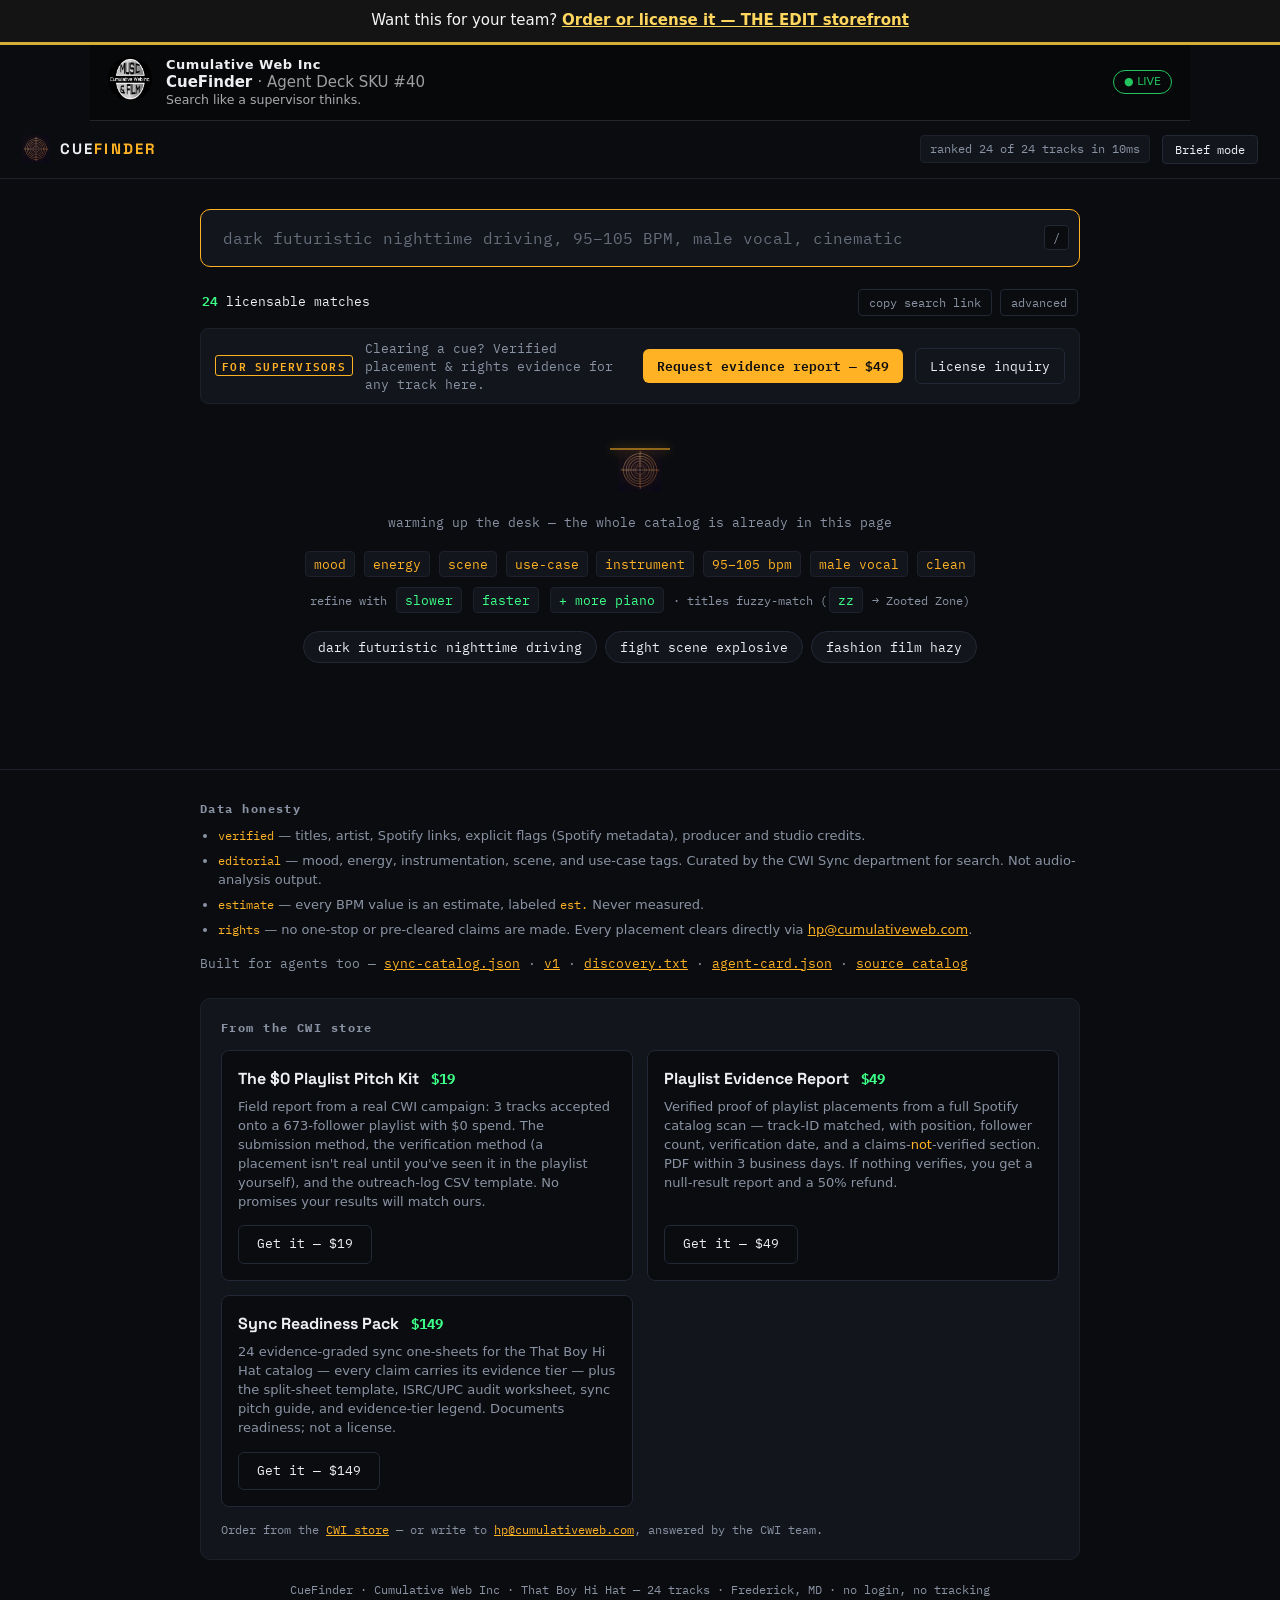
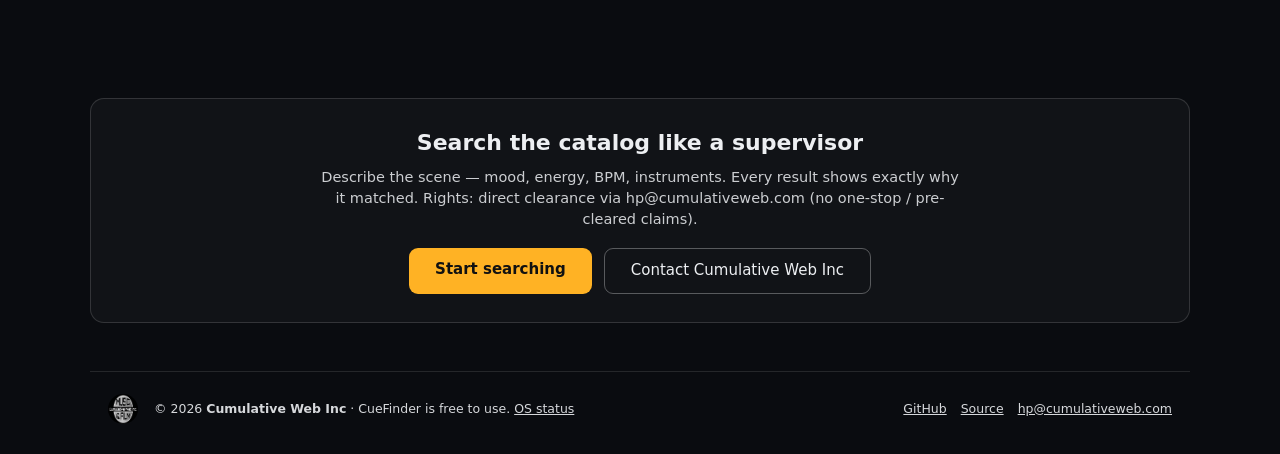
<file: index.html>
<!DOCTYPE html>
<html lang="en">
<head>
<meta charset="UTF-8">
<meta name="viewport" content="width=device-width, initial-scale=1.0">
<title>CueFinder — Search like a supervisor thinks</title>
<meta name="description" content="CueFinder: natural-language sync discovery over the That Boy Hi Hat catalog — 23 tracks. Mood, energy, BPM, scene. No login. Every result licensable via direct clearance.">
<link rel="canonical" href="https://cumulativewebinc.github.io/cwi-cuefinder/">
<meta property="og:type" content="website">
<meta property="og:site_name" content="CueFinder">
<meta property="og:title" content="CueFinder — Search like a supervisor thinks">
<meta property="og:description" content="Natural-language sync discovery over the That Boy Hi Hat catalog. 24 tracks, no login, every result licensable.">
<meta property="og:url" content="https://cumulativewebinc.github.io/cwi-cuefinder/">
<meta property="og:image" content="https://cumulativewebinc.github.io/cwi-cuefinder/brand/og.png">
<meta name="twitter:card" content="summary_large_image">
<meta name="twitter:title" content="CueFinder — Search like a supervisor thinks">
<meta name="twitter:description" content="Natural-language sync discovery over the That Boy Hi Hat catalog. 24 tracks, no login, every result licensable.">
<meta name="twitter:image" content="https://cumulativewebinc.github.io/cwi-cuefinder/brand/og.png">
<link rel="icon" type="image/png" href="brand/favicon.png">
<link rel="preconnect" href="https://fonts.googleapis.com">
<link rel="preconnect" href="https://fonts.gstatic.com" crossorigin>
<link href="https://fonts.googleapis.com/css2?family=Space+Grotesk:wght@500;700&family=IBM+Plex+Mono:wght@400;500;600&display=swap" rel="stylesheet">
<link rel="stylesheet" href="brand/tokens.css">
<link rel="stylesheet" href="styles.css">
<!-- CWI-OS:head -->
<meta name="description" content="Search like a supervisor thinks.. Natural-language sync search over the 24-track That Boy Hi Hat catalog: moods, BPM, instrumentation, scenes, use cases — with transparent match explanations and">
<link rel="canonical" href="https://cumulativewebinc.github.io/cwi-cuefinder/">
<link rel="icon" href="brand/cwi-logo.jpg">
<meta name="theme-color" content="#0b0b0e">
<meta property="og:type" content="website">
<meta property="og:site_name" content="Cumulative Web Inc">
<meta property="og:title" content="CueFinder — Search like a supervisor thinks.">
<meta property="og:description" content="Natural-language sync search over the 24-track That Boy Hi Hat catalog: moods, BPM, instrumentation, scenes, use cases — with transparent match explanations and a DIRECT CLEARANCE badge on every resul">
<meta property="og:url" content="https://cumulativewebinc.github.io/cwi-cuefinder/">
<meta property="og:image" content="https://cumulativewebinc.github.io/cwi-cuefinder/brand/cwi-logo.jpg">
<meta name="twitter:card" content="summary_large_image">
<meta name="twitter:title" content="CueFinder — Search like a supervisor thinks.">
<meta name="twitter:description" content="Natural-language sync search over the 24-track That Boy Hi Hat catalog: moods, BPM, instrumentation, scenes, use cases — with transparent match explanations and a DIRECT CLEARANCE badge on every resul">
<meta name="twitter:image" content="https://cumulativewebinc.github.io/cwi-cuefinder/brand/cwi-logo.jpg">
<script type="application/ld+json">
{
  "@context": "https://schema.org",
  "@type": "SoftwareApplication",
  "name": "CueFinder (#40)",
  "url": "https://cumulativewebinc.github.io/cwi-cuefinder/",
  "applicationCategory": "MultimediaApplication",
  "operatingSystem": "Web",
  "author": {
    "@type": "Organization",
    "name": "Cumulative Web Inc",
    "url": "https://cumulativeweb.com/"
  },
  "description": "Command-palette natural-language sync search over 24 tracks with timing readouts and clearance badges.",
  "schema_version": "1.0.0"
}
</script>
</head>
<body>
<!-- CWI-STORE-CTA -->
<div style="background:#141414;color:#f5f5f5;text-align:center;padding:10px 16px;font-family:system-ui,-apple-system,'Segoe UI',sans-serif;font-size:15px;line-height:1.45;border-bottom:3px solid #d4af37">Want this for your team? <a href="https://cumulativewebinc.github.io/cwi-edit/" style="color:#ffd75e;font-weight:700;text-decoration:underline">Order or license it — THE EDIT storefront</a></div>
<!-- CWI-OS:brand-header -->
<div class="cwi-os-header" style="display:flex;align-items:center;gap:14px;padding:12px 18px;border-bottom:1px solid rgba(255,255,255,.12);background:rgba(0,0,0,.35);max-width:1100px;margin:0 auto;">
<a href="https://cumulativewebinc.github.io/cwi-cuefinder/" aria-label="Cumulative Web Inc — CueFinder home"><img src="brand/cwi-logo.jpg" alt="Cumulative Web Inc logo" style="width:44px;height:44px;border-radius:50%;object-fit:cover;flex:none;"></a>
<div style="line-height:1.25;"><div style="font-weight:700;letter-spacing:.04em;font-size:13px;">Cumulative Web Inc</div>
<div style="font-size:15px;font-weight:600;">CueFinder <span style="opacity:.65;font-weight:400;">· Agent Deck SKU #40</span></div>
<div style="font-size:12.5px;opacity:.7;">Search like a supervisor thinks.</div></div>
<span style="margin-left:auto;font-size:11px;padding:3px 10px;border:1px solid #22c55e;border-radius:999px;color:#22c55e;">● LIVE</span>
</div>
<a class="skip" href="#q">Skip to search</a>

<header class="top">
  <div class="brandline">
    <img src="brand/cuefinder-mark.png" alt="CueFinder groove-crosshair mark" width="28" height="28">
    <span class="wordmark">CUE<em>FINDER</em></span>
  </div>
  <div class="top-right">
    <span class="timing" id="timing" aria-live="off" title="Local ranking time, measured on this device">ranked 24 tracks in —</span>
    <button class="tbtn" id="briefbtn" aria-haspopup="dialog">Brief mode</button>
  </div>
</header>

<main class="deck">
  <section class="palette" aria-label="Sync search">
    <div class="bar" id="bar">
      <div class="fchips" id="fchips" aria-label="Active search facets"></div>
      <input id="q" type="text" autocomplete="off" spellcheck="false"
        role="combobox" aria-expanded="true" aria-controls="rows" aria-activedescendant=""
        aria-label="Search the catalog in natural language"
        placeholder="dark futuristic nighttime driving, 95–105 BPM, male vocal, cinematic">
      <kbd class="hint" title="Press / or Cmd+K to focus">/</kbd>
    </div>

    <div class="refine" id="refine" hidden aria-label="Query refinements"></div>

    <div class="status">
      <span id="count" aria-live="polite">24 licensable matches</span>
      <span class="status-right">
        <button class="linkbtn" id="copylink">copy search link</button>
        <button class="linkbtn" id="advtoggle" aria-expanded="false">advanced</button>
      </span>
    </div>

    <aside class="sup-strip" aria-label="For music supervisors">
      <span class="sup-k">FOR SUPERVISORS</span>
      <span class="sup-t">Clearing a cue? Verified placement &amp; rights evidence for any track here.</span>
      <a class="sup-cta" href="mailto:hp@cumulativeweb.com?subject=CueFinder%20%E2%80%94%20evidence%20report%20request%20(%2449)&amp;body=Track%3A%20%5Btitle%5D%0AArtist%3A%20That%20Boy%20Hi%20Hat%0A%0APlease%20send%20the%20verified%20placement%20%26%20rights%20evidence%20report%20for%20this%20track.%0A%0AName%20%2F%20production%3A%0AUse%20case%3A">Request evidence report — $49</a>
      <a class="sup-cta ghost" href="mailto:hp@cumulativeweb.com?subject=CueFinder%20%E2%80%94%20sync%20license%20inquiry&amp;body=Track(s)%20of%20interest%3A%0AUse%20case%20(film%2C%20TV%2C%20ad%2C%20game)%3A%0ATimeline%3A%0A%0AName%20%2F%20production%3A">License inquiry</a>
    </aside>

    <div class="empty" id="empty">
      <div class="warm" aria-hidden="true">
        <img src="brand/cuefinder-mark.png" alt="" width="44" height="44">
        <span class="scanline"></span>
      </div>
      <p class="warm-label">warming up the desk — the whole catalog is already in this page</p>
      <div class="grammar" aria-label="Search grammar">
        <p><code>mood</code> <code>energy</code> <code>scene</code> <code>use-case</code> <code>instrument</code> <code>95–105 bpm</code> <code>male vocal</code> <code>clean</code></p>
        <p class="g-sub">refine with <code>slower</code> <code>faster</code> <code>+ more piano</code> · titles fuzzy-match (<code>zz</code> → Zooted Zone)</p>
      </div>
      <div class="examples" id="examples" aria-label="Example searches"></div>
      <div class="recents" id="recents" hidden aria-label="Recent searches"></div>
    </div>

    <ul class="rows" id="rows" role="listbox" aria-label="Search results" hidden></ul>

    <div class="adv" id="adv" hidden>
      <div class="agroup">
        <label>Moods <span class="tag">editorial</span></label>
        <div class="moodchips" id="moodchips"></div>
      </div>
      <div class="agroup">
        <label>Scene presets</label>
        <div class="scenebtns" id="scenebtns"></div>
      </div>
      <div class="agroup">
        <label>BPM range <span class="tag">est.</span></label>
        <div class="bpmrow">
          <input type="range" id="bpmMin" min="60" max="160" value="60" aria-label="Minimum BPM">
          <input type="range" id="bpmMax" min="60" max="160" value="160" aria-label="Maximum BPM">
        </div>
        <div class="bpmval"><span id="bpmMinVal">60</span> – <span id="bpmMaxVal">160</span> BPM</div>
      </div>
    </div>
  </section>
</main>

<div class="sheet" id="sheet" hidden role="dialog" aria-modal="true" aria-labelledby="sheet-title">
  <div class="sheet-card">
    <button class="sheet-close" id="sheet-close" aria-label="Close one-sheet">✕</button>
    <div id="sheet-body"></div>
  </div>
</div>

<div class="sheet" id="brief" hidden role="dialog" aria-modal="true" aria-labelledby="brief-title">
  <div class="sheet-card">
    <button class="sheet-close" id="brief-close" aria-label="Close brief mode">✕</button>
    <h2 id="brief-title">Brief mode</h2>
    <p class="brief-sub">Paste supervisor copy. CueFinder extracts descriptors and runs them as a query.</p>
    <textarea id="brief-text" rows="6" aria-label="Paste supervisor brief copy"
      placeholder="Need something dark and futuristic for a nighttime driving scene, around 100 BPM, male vocal, radio-safe…"></textarea>
    <div class="brief-out" id="brief-out" hidden></div>
    <div class="brief-actions">
      <button class="gobtn" id="brief-run">Extract &amp; search</button>
    </div>
  </div>
</div>

<footer>
  <div class="honesty">
    <h2>Data honesty</h2>
    <ul>
      <li><code>verified</code> — titles, artist, Spotify links, explicit flags (Spotify metadata), producer and studio credits.</li>
      <li><code>editorial</code> — mood, energy, instrumentation, scene, and use-case tags. Curated by the CWI Sync department for search. Not audio-analysis output.</li>
      <li><code>estimate</code> — every BPM value is an estimate, labeled <code>est.</code> Never measured.</li>
      <li><code>rights</code> — no one-stop or pre-cleared claims are made. Every placement clears directly via <a href="mailto:hp@cumulativeweb.com">hp@cumulativeweb.com</a>.</li>
    </ul>
    <p class="machine">Built for agents too —
      <a href="sync-catalog.json">sync-catalog.json</a> ·
      <a href="v1/sync-catalog.json">v1</a> ·
      <a href="discovery.txt">discovery.txt</a> ·
      <a href=".well-known/agent-card.json">agent-card.json</a> ·
      <a href="https://cumulativewebinc.github.io/cwi-learn/catalog.json">source catalog</a></p>
  </div>
  <div class="store-card" aria-label="CWI products">
    <h2>From the CWI store</h2>
    <div class="store-grid">
      <article class="store-item">
        <h3>The $0 Playlist Pitch Kit <span class="price">$19</span></h3>
        <p>Field report from a real CWI campaign: 3 tracks accepted onto a 673-follower playlist with $0 spend. The submission method, the verification method (a placement isn't real until you've seen it in the playlist yourself), and the outreach-log CSV template. No promises your results will match ours.</p>
        <a class="ghostbtn" href="https://cumulativewebinc.github.io/cwi-store/#pitch-kit">Get it — $19</a>
      </article>
      <article class="store-item">
        <h3>Playlist Evidence Report <span class="price">$49</span></h3>
        <p>Verified proof of playlist placements from a full Spotify catalog scan — track-ID matched, with position, follower count, verification date, and a claims-<em>not</em>-verified section. PDF within 3 business days. If nothing verifies, you get a null-result report and a 50% refund.</p>
        <a class="ghostbtn" href="https://cumulativewebinc.github.io/cwi-store/#evidence-report">Get it — $49</a>
      </article>
      <article class="store-item">
        <h3>Sync Readiness Pack <span class="price">$149</span></h3>
        <p>24 evidence-graded sync one-sheets for the That Boy Hi Hat catalog — every claim carries its evidence tier — plus the split-sheet template, ISRC/UPC audit worksheet, sync pitch guide, and evidence-tier legend. Documents readiness; not a license.</p>
        <a class="ghostbtn" href="https://cumulativewebinc.github.io/cwi-store/#sync-pack">Get it — $149</a>
      </article>
    </div>
    <p class="store-note">Order from the <a href="https://cumulativewebinc.github.io/cwi-store/">CWI store</a> — or write to <a href="mailto:hp@cumulativeweb.com">hp@cumulativeweb.com</a>, answered by the CWI team.</p>
  </div>
  <p class="fine">CueFinder · Cumulative Web Inc · That Boy Hi Hat — 24 tracks · Frederick, MD · no login, no tracking</p>
</footer>

<script src="catalog.js"></script>
<script src="engine.js"></script>
<script src="app.js"></script>

<!-- CWI-OS:cta -->
<section class="cwi-os-cta" style="max-width:1100px;margin:48px auto;padding:28px 22px;border:1px solid rgba(255,255,255,.14);border-radius:14px;text-align:center;background:rgba(255,255,255,.03);">
<h2 style="margin:0 0 8px;font-size:22px;">Search the catalog like a supervisor</h2>
<p style="margin:0 auto 18px;max-width:640px;opacity:.85;font-size:14.5px;">Describe the scene — mood, energy, BPM, instruments. Every result shows exactly why it matched. Rights: direct clearance via hp@cumulativeweb.com (no one-stop / pre-cleared claims).</p>
<div style="display:flex;gap:12px;justify-content:center;flex-wrap:wrap;">
<a href="https://cumulativewebinc.github.io/cwi-cuefinder/" style="padding:11px 26px;border-radius:9px;background:#FFB224;color:#111;font-weight:700;text-decoration:none;">Start searching</a>
<a href="mailto:hp@cumulativeweb.com" style="padding:11px 26px;border-radius:9px;border:1px solid rgba(255,255,255,.3);color:inherit;text-decoration:none;">Contact Cumulative Web Inc</a>
</div></section>
<!-- CWI-OS:brand-footer -->
<footer class="cwi-os-footer" style="max-width:1100px;margin:40px auto 0;padding:22px 18px 30px;border-top:1px solid rgba(255,255,255,.12);display:flex;gap:16px;align-items:center;flex-wrap:wrap;font-size:12.5px;opacity:.9;">
<img src="brand/cwi-logo.jpg" alt="Cumulative Web Inc logo" style="width:30px;height:30px;border-radius:50%;object-fit:cover;">
<div>© 2026 <strong>Cumulative Web Inc</strong> · CueFinder is free to use. <a href="https://cumulativewebinc.github.io/cwi-cuefinder/os-fit/completion-verdict.json" style="color:inherit;">OS status</a></div>
<div style="margin-left:auto;display:flex;gap:14px;">
<a href="https://github.com/CumulativeWebInc" target="_blank" rel="noopener" style="color:inherit;">GitHub</a>
<a href="https://github.com/CumulativeWebInc/cwi-cuefinder" target="_blank" rel="noopener" style="color:inherit;">Source</a>
<a href="mailto:hp@cumulativeweb.com" style="color:inherit;">hp@cumulativeweb.com</a></div>
</footer>
</body>
</html>
</file>
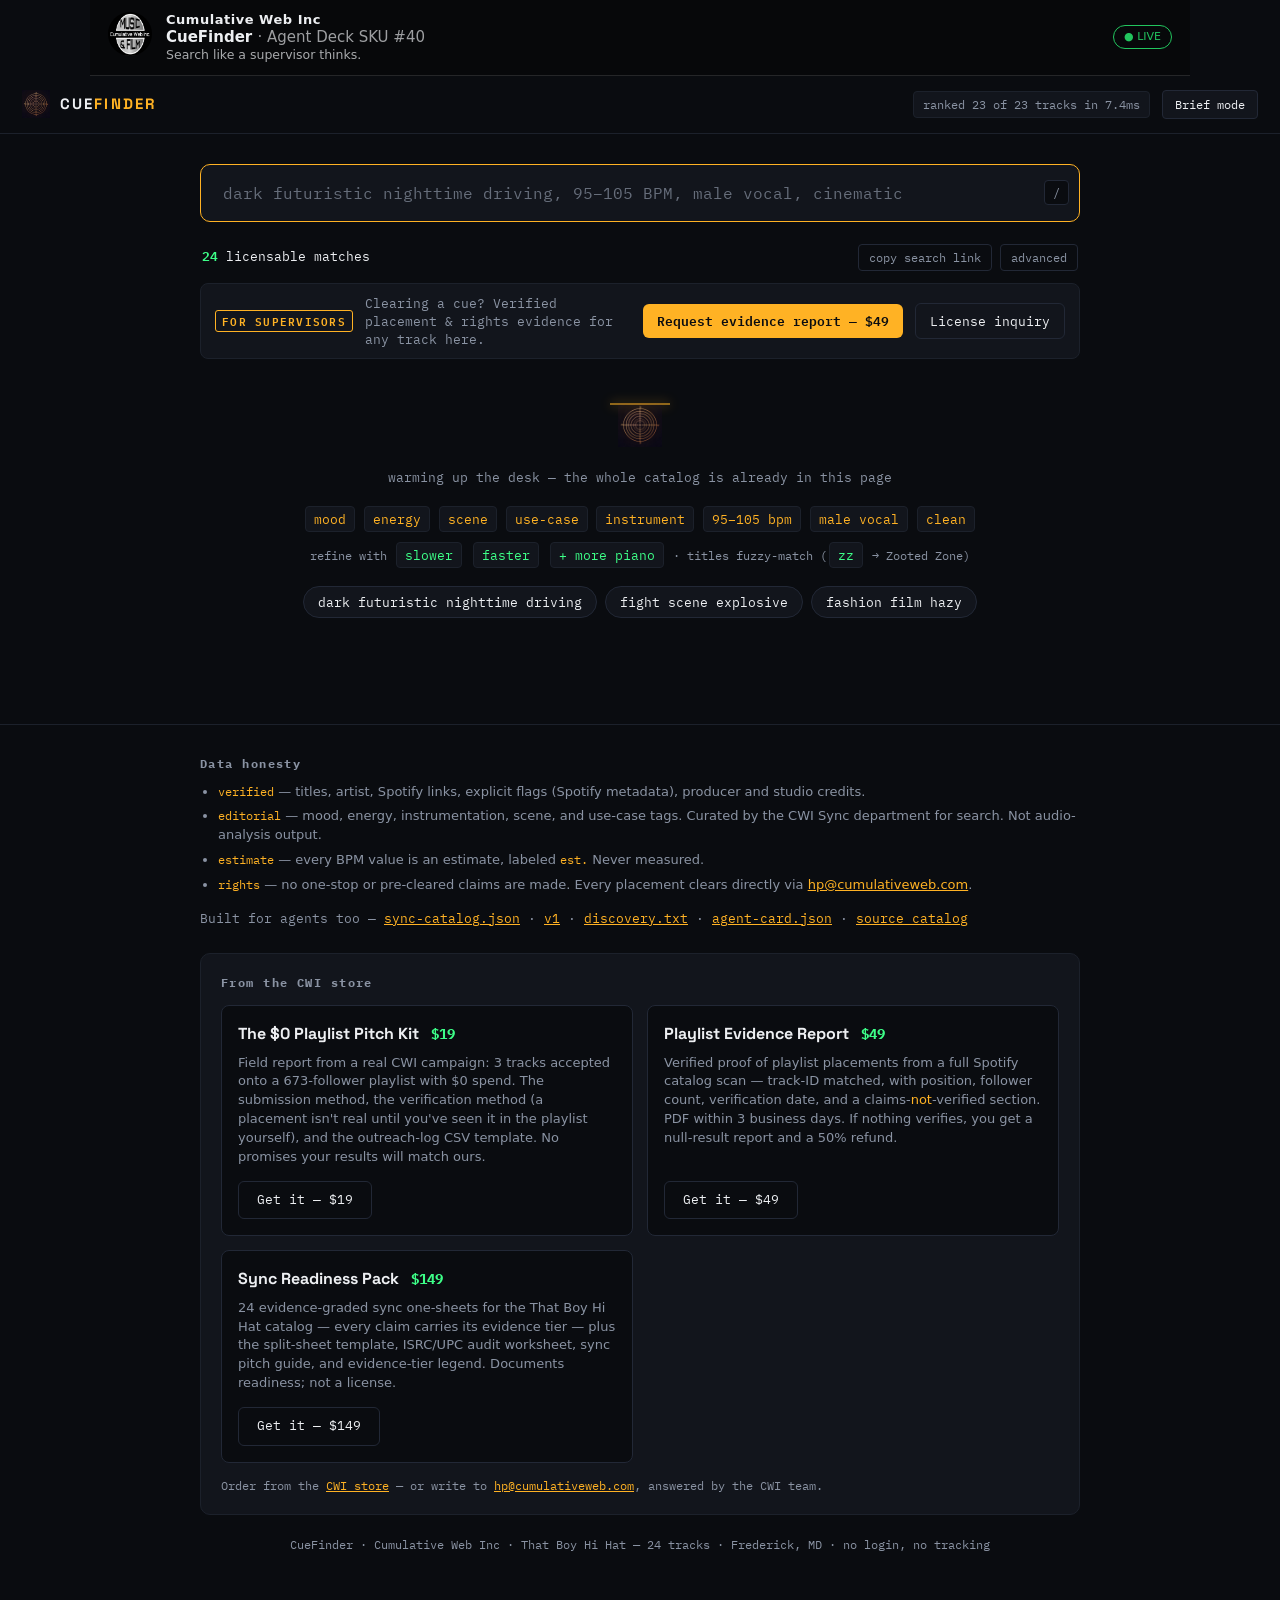
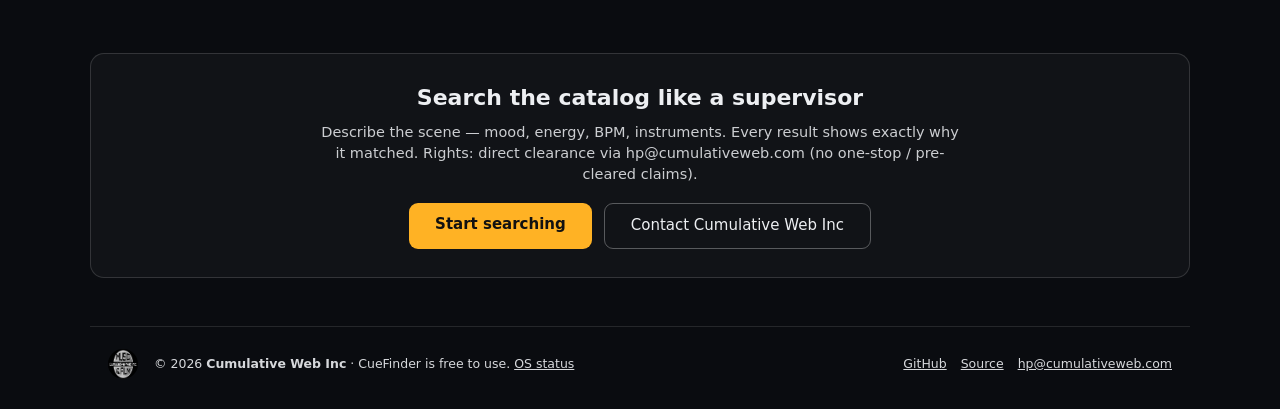
<file: app/index.html>
<!DOCTYPE html>
<html lang="en">
<head>
<meta charset="UTF-8">
<meta name="viewport" content="width=device-width, initial-scale=1.0">
<title>CueFinder — Search like a supervisor thinks</title>
<meta name="description" content="CueFinder: natural-language sync discovery over the That Boy Hi Hat catalog — 24 tracks. Mood, energy, BPM, scene. No login. Every result licensable via direct clearance.">
<link rel="canonical" href="https://cumulativewebinc.github.io/cwi-cuefinder/">
<meta property="og:type" content="website">
<meta property="og:site_name" content="CueFinder">
<meta property="og:title" content="CueFinder — Search like a supervisor thinks">
<meta property="og:description" content="Natural-language sync discovery over the That Boy Hi Hat catalog. 24 tracks, no login, every result licensable.">
<meta property="og:url" content="https://cumulativewebinc.github.io/cwi-cuefinder/">
<meta property="og:image" content="https://cumulativewebinc.github.io/cwi-cuefinder/brand/og.png">
<meta name="twitter:card" content="summary_large_image">
<meta name="twitter:title" content="CueFinder — Search like a supervisor thinks">
<meta name="twitter:description" content="Natural-language sync discovery over the That Boy Hi Hat catalog. 24 tracks, no login, every result licensable.">
<meta name="twitter:image" content="https://cumulativewebinc.github.io/cwi-cuefinder/brand/og.png">
<link rel="icon" type="image/png" href="brand/favicon.png">
<link rel="preconnect" href="https://fonts.googleapis.com">
<link rel="preconnect" href="https://fonts.gstatic.com" crossorigin>
<link href="https://fonts.googleapis.com/css2?family=Space+Grotesk:wght@500;700&family=IBM+Plex+Mono:wght@400;500;600&display=swap" rel="stylesheet">
<link rel="stylesheet" href="brand/tokens.css">
<link rel="stylesheet" href="styles.css">
<!-- CWI-OS:head -->
<meta name="description" content="Search like a supervisor thinks.. Natural-language sync search over the 24-track That Boy Hi Hat catalog: moods, BPM, instrumentation, scenes, use cases — with transparent match explanations and">
<link rel="canonical" href="https://cumulativewebinc.github.io/cwi-cuefinder/">
<link rel="icon" href="brand/cwi-logo.jpg">
<meta name="theme-color" content="#0b0b0e">
<meta property="og:type" content="website">
<meta property="og:site_name" content="Cumulative Web Inc">
<meta property="og:title" content="CueFinder — Search like a supervisor thinks.">
<meta property="og:description" content="Natural-language sync search over the 24-track That Boy Hi Hat catalog: moods, BPM, instrumentation, scenes, use cases — with transparent match explanations and a DIRECT CLEARANCE badge on every resul">
<meta property="og:url" content="https://cumulativewebinc.github.io/cwi-cuefinder/">
<meta property="og:image" content="https://cumulativewebinc.github.io/cwi-cuefinder/brand/cwi-logo.jpg">
<meta name="twitter:card" content="summary_large_image">
<meta name="twitter:title" content="CueFinder — Search like a supervisor thinks.">
<meta name="twitter:description" content="Natural-language sync search over the 24-track That Boy Hi Hat catalog: moods, BPM, instrumentation, scenes, use cases — with transparent match explanations and a DIRECT CLEARANCE badge on every resul">
<meta name="twitter:image" content="https://cumulativewebinc.github.io/cwi-cuefinder/brand/cwi-logo.jpg">
<script type="application/ld+json">{"@context": "https://schema.org", "@type": "SoftwareApplication", "name": "CueFinder", "applicationCategory": "DeveloperApplication", "operatingSystem": "Web", "url": "https://cumulativewebinc.github.io/cwi-cuefinder/", "author": {"@type": "Organization", "name": "Cumulative Web Inc", "url": "https://github.com/CumulativeWebInc"}, "offers": {"@type": "Offer", "price": "0", "priceCurrency": "USD"}, "description": "Natural-language sync search over the 24-track That Boy Hi Hat catalog: moods, BPM, instrumentation, scenes, use cases \u2014 with transparent match explanations and a DIRECT CLEARANCE badge on every result.", "isAccessibleForFree": true}</script>
</head>
<body>
<!-- CWI-OS:brand-header -->
<div class="cwi-os-header" style="display:flex;align-items:center;gap:14px;padding:12px 18px;border-bottom:1px solid rgba(255,255,255,.12);background:rgba(0,0,0,.35);max-width:1100px;margin:0 auto;">
<a href="https://cumulativewebinc.github.io/cwi-cuefinder/" aria-label="Cumulative Web Inc — CueFinder home"><img src="brand/cwi-logo.jpg" alt="Cumulative Web Inc logo" style="width:44px;height:44px;border-radius:50%;object-fit:cover;flex:none;"></a>
<div style="line-height:1.25;"><div style="font-weight:700;letter-spacing:.04em;font-size:13px;">Cumulative Web Inc</div>
<div style="font-size:15px;font-weight:600;">CueFinder <span style="opacity:.65;font-weight:400;">· Agent Deck SKU #40</span></div>
<div style="font-size:12.5px;opacity:.7;">Search like a supervisor thinks.</div></div>
<span style="margin-left:auto;font-size:11px;padding:3px 10px;border:1px solid #22c55e;border-radius:999px;color:#22c55e;">● LIVE</span>
</div>
<a class="skip" href="#q">Skip to search</a>

<header class="top">
  <div class="brandline">
    <img src="brand/cuefinder-mark.png" alt="CueFinder groove-crosshair mark" width="28" height="28">
    <span class="wordmark">CUE<em>FINDER</em></span>
  </div>
  <div class="top-right">
    <span class="timing" id="timing" aria-live="off" title="Local ranking time, measured on this device">ranked 24 tracks in —</span>
    <button class="tbtn" id="briefbtn" aria-haspopup="dialog">Brief mode</button>
  </div>
</header>

<main class="deck">
  <section class="palette" aria-label="Sync search">
    <div class="bar" id="bar">
      <div class="fchips" id="fchips" aria-label="Active search facets"></div>
      <input id="q" type="text" autocomplete="off" spellcheck="false"
        role="combobox" aria-expanded="true" aria-controls="rows" aria-activedescendant=""
        aria-label="Search the catalog in natural language"
        placeholder="dark futuristic nighttime driving, 95–105 BPM, male vocal, cinematic">
      <kbd class="hint" title="Press / or Cmd+K to focus">/</kbd>
    </div>

    <div class="refine" id="refine" hidden aria-label="Query refinements"></div>

    <div class="status">
      <span id="count" aria-live="polite">24 licensable matches</span>
      <span class="status-right">
        <button class="linkbtn" id="copylink">copy search link</button>
        <button class="linkbtn" id="advtoggle" aria-expanded="false">advanced</button>
      </span>
    </div>

    <aside class="sup-strip" aria-label="For music supervisors">
      <span class="sup-k">FOR SUPERVISORS</span>
      <span class="sup-t">Clearing a cue? Verified placement &amp; rights evidence for any track here.</span>
      <a class="sup-cta" href="mailto:hp@cumulativeweb.com?subject=CueFinder%20%E2%80%94%20evidence%20report%20request%20(%2449)&amp;body=Track%3A%20%5Btitle%5D%0AArtist%3A%20That%20Boy%20Hi%20Hat%0A%0APlease%20send%20the%20verified%20placement%20%26%20rights%20evidence%20report%20for%20this%20track.%0A%0AName%20%2F%20production%3A%0AUse%20case%3A">Request evidence report — $49</a>
      <a class="sup-cta ghost" href="mailto:hp@cumulativeweb.com?subject=CueFinder%20%E2%80%94%20sync%20license%20inquiry&amp;body=Track(s)%20of%20interest%3A%0AUse%20case%20(film%2C%20TV%2C%20ad%2C%20game)%3A%0ATimeline%3A%0A%0AName%20%2F%20production%3A">License inquiry</a>
    </aside>

    <div class="empty" id="empty">
      <div class="warm" aria-hidden="true">
        <img src="brand/cuefinder-mark.png" alt="" width="44" height="44">
        <span class="scanline"></span>
      </div>
      <p class="warm-label">warming up the desk — the whole catalog is already in this page</p>
      <div class="grammar" aria-label="Search grammar">
        <p><code>mood</code> <code>energy</code> <code>scene</code> <code>use-case</code> <code>instrument</code> <code>95–105 bpm</code> <code>male vocal</code> <code>clean</code></p>
        <p class="g-sub">refine with <code>slower</code> <code>faster</code> <code>+ more piano</code> · titles fuzzy-match (<code>zz</code> → Zooted Zone)</p>
      </div>
      <div class="examples" id="examples" aria-label="Example searches"></div>
      <div class="recents" id="recents" hidden aria-label="Recent searches"></div>
    </div>

    <ul class="rows" id="rows" role="listbox" aria-label="Search results" hidden></ul>

    <div class="adv" id="adv" hidden>
      <div class="agroup">
        <label>Moods <span class="tag">editorial</span></label>
        <div class="moodchips" id="moodchips"></div>
      </div>
      <div class="agroup">
        <label>Scene presets</label>
        <div class="scenebtns" id="scenebtns"></div>
      </div>
      <div class="agroup">
        <label>BPM range <span class="tag">est.</span></label>
        <div class="bpmrow">
          <input type="range" id="bpmMin" min="60" max="160" value="60" aria-label="Minimum BPM">
          <input type="range" id="bpmMax" min="60" max="160" value="160" aria-label="Maximum BPM">
        </div>
        <div class="bpmval"><span id="bpmMinVal">60</span> – <span id="bpmMaxVal">160</span> BPM</div>
      </div>
    </div>
  </section>
</main>

<div class="sheet" id="sheet" hidden role="dialog" aria-modal="true" aria-labelledby="sheet-title">
  <div class="sheet-card">
    <button class="sheet-close" id="sheet-close" aria-label="Close one-sheet">✕</button>
    <div id="sheet-body"></div>
  </div>
</div>

<div class="sheet" id="brief" hidden role="dialog" aria-modal="true" aria-labelledby="brief-title">
  <div class="sheet-card">
    <button class="sheet-close" id="brief-close" aria-label="Close brief mode">✕</button>
    <h2 id="brief-title">Brief mode</h2>
    <p class="brief-sub">Paste supervisor copy. CueFinder extracts descriptors and runs them as a query.</p>
    <textarea id="brief-text" rows="6" aria-label="Paste supervisor brief copy"
      placeholder="Need something dark and futuristic for a nighttime driving scene, around 100 BPM, male vocal, radio-safe…"></textarea>
    <div class="brief-out" id="brief-out" hidden></div>
    <div class="brief-actions">
      <button class="gobtn" id="brief-run">Extract &amp; search</button>
    </div>
  </div>
</div>

<footer>
  <div class="honesty">
    <h2>Data honesty</h2>
    <ul>
      <li><code>verified</code> — titles, artist, Spotify links, explicit flags (Spotify metadata), producer and studio credits.</li>
      <li><code>editorial</code> — mood, energy, instrumentation, scene, and use-case tags. Curated by the CWI Sync department for search. Not audio-analysis output.</li>
      <li><code>estimate</code> — every BPM value is an estimate, labeled <code>est.</code> Never measured.</li>
      <li><code>rights</code> — no one-stop or pre-cleared claims are made. Every placement clears directly via <a href="mailto:hp@cumulativeweb.com">hp@cumulativeweb.com</a>.</li>
    </ul>
    <p class="machine">Built for agents too —
      <a href="sync-catalog.json">sync-catalog.json</a> ·
      <a href="v1/sync-catalog.json">v1</a> ·
      <a href="discovery.txt">discovery.txt</a> ·
      <a href=".well-known/agent-card.json">agent-card.json</a> ·
      <a href="https://cumulativewebinc.github.io/cwi-learn/catalog.json">source catalog</a></p>
  </div>
  <div class="store-card" aria-label="CWI products">
    <h2>From the CWI store</h2>
    <div class="store-grid">
      <article class="store-item">
        <h3>The $0 Playlist Pitch Kit <span class="price">$19</span></h3>
        <p>Field report from a real CWI campaign: 3 tracks accepted onto a 673-follower playlist with $0 spend. The submission method, the verification method (a placement isn't real until you've seen it in the playlist yourself), and the outreach-log CSV template. No promises your results will match ours.</p>
        <a class="ghostbtn" href="https://cumulativewebinc.github.io/cwi-store/#pitch-kit">Get it — $19</a>
      </article>
      <article class="store-item">
        <h3>Playlist Evidence Report <span class="price">$49</span></h3>
        <p>Verified proof of playlist placements from a full Spotify catalog scan — track-ID matched, with position, follower count, verification date, and a claims-<em>not</em>-verified section. PDF within 3 business days. If nothing verifies, you get a null-result report and a 50% refund.</p>
        <a class="ghostbtn" href="https://cumulativewebinc.github.io/cwi-store/#evidence-report">Get it — $49</a>
      </article>
      <article class="store-item">
        <h3>Sync Readiness Pack <span class="price">$149</span></h3>
        <p>24 evidence-graded sync one-sheets for the That Boy Hi Hat catalog — every claim carries its evidence tier — plus the split-sheet template, ISRC/UPC audit worksheet, sync pitch guide, and evidence-tier legend. Documents readiness; not a license.</p>
        <a class="ghostbtn" href="https://cumulativewebinc.github.io/cwi-store/#sync-pack">Get it — $149</a>
      </article>
    </div>
    <p class="store-note">Order from the <a href="https://cumulativewebinc.github.io/cwi-store/">CWI store</a> — or write to <a href="mailto:hp@cumulativeweb.com">hp@cumulativeweb.com</a>, answered by the CWI team.</p>
  </div>
  <p class="fine">CueFinder · Cumulative Web Inc · That Boy Hi Hat — 24 tracks · Frederick, MD · no login, no tracking</p>
</footer>

<script src="catalog.js"></script>
<script src="engine.js"></script>
<script src="app.js"></script>

<!-- CWI-OS:cta -->
<section class="cwi-os-cta" style="max-width:1100px;margin:48px auto;padding:28px 22px;border:1px solid rgba(255,255,255,.14);border-radius:14px;text-align:center;background:rgba(255,255,255,.03);">
<h2 style="margin:0 0 8px;font-size:22px;">Search the catalog like a supervisor</h2>
<p style="margin:0 auto 18px;max-width:640px;opacity:.85;font-size:14.5px;">Describe the scene — mood, energy, BPM, instruments. Every result shows exactly why it matched. Rights: direct clearance via hp@cumulativeweb.com (no one-stop / pre-cleared claims).</p>
<div style="display:flex;gap:12px;justify-content:center;flex-wrap:wrap;">
<a href="https://cumulativewebinc.github.io/cwi-cuefinder/" style="padding:11px 26px;border-radius:9px;background:#FFB224;color:#111;font-weight:700;text-decoration:none;">Start searching</a>
<a href="mailto:hp@cumulativeweb.com" style="padding:11px 26px;border-radius:9px;border:1px solid rgba(255,255,255,.3);color:inherit;text-decoration:none;">Contact Cumulative Web Inc</a>
</div></section>
<!-- CWI-OS:brand-footer -->
<footer class="cwi-os-footer" style="max-width:1100px;margin:40px auto 0;padding:22px 18px 30px;border-top:1px solid rgba(255,255,255,.12);display:flex;gap:16px;align-items:center;flex-wrap:wrap;font-size:12.5px;opacity:.9;">
<img src="brand/cwi-logo.jpg" alt="Cumulative Web Inc logo" style="width:30px;height:30px;border-radius:50%;object-fit:cover;">
<div>© 2026 <strong>Cumulative Web Inc</strong> · CueFinder is free to use. <a href="https://cumulativewebinc.github.io/cwi-cuefinder/os-fit/completion-verdict.json" style="color:inherit;">OS status</a></div>
<div style="margin-left:auto;display:flex;gap:14px;">
<a href="https://github.com/CumulativeWebInc" target="_blank" rel="noopener" style="color:inherit;">GitHub</a>
<a href="https://github.com/CumulativeWebInc/cwi-cuefinder" target="_blank" rel="noopener" style="color:inherit;">Source</a>
<a href="mailto:hp@cumulativeweb.com" style="color:inherit;">hp@cumulativeweb.com</a></div>
</footer>
</body>
</html>
</file>
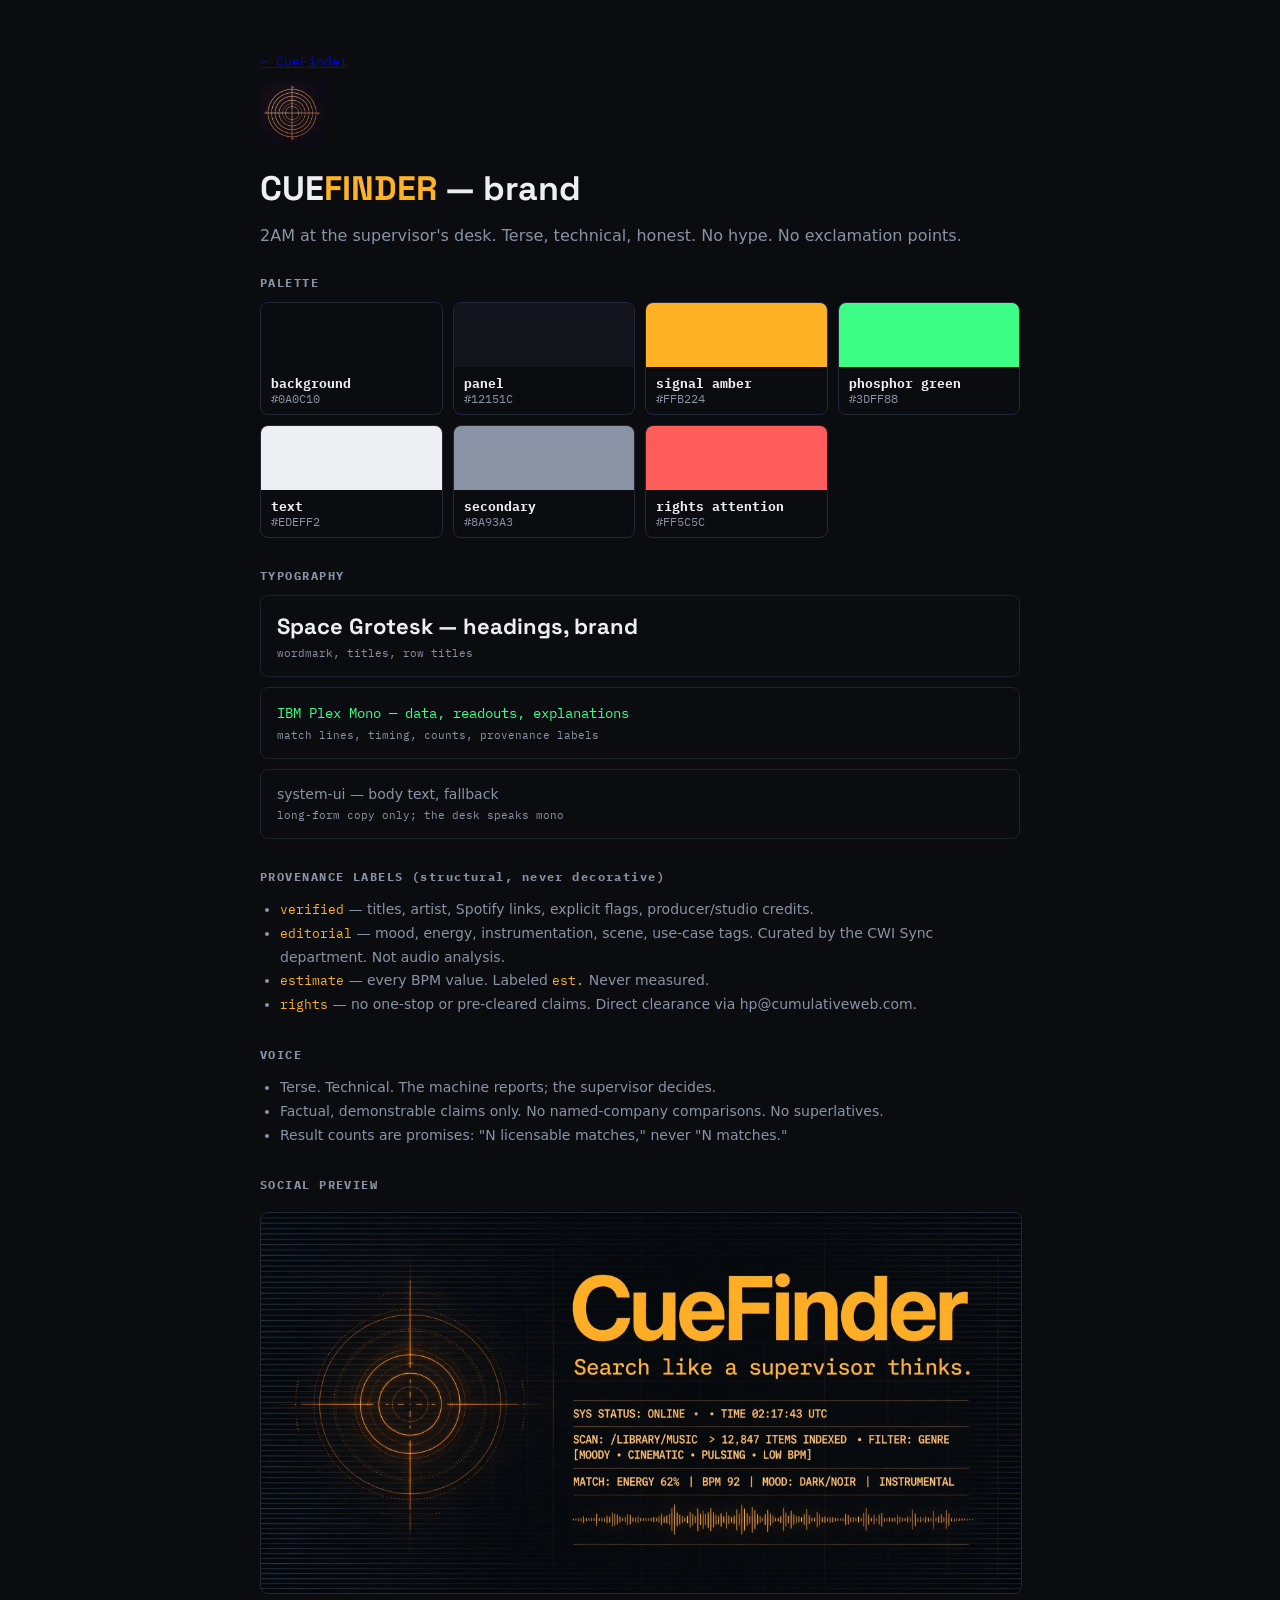
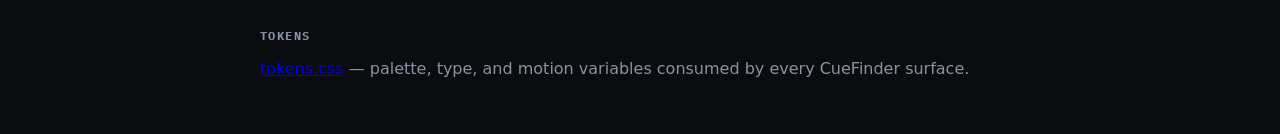
<file: brand/index.html>
<!DOCTYPE html>
<html lang="en">
<head>
<meta charset="UTF-8">
<meta name="viewport" content="width=device-width, initial-scale=1.0">
<title>CueFinder — Brand</title>
<meta name="description" content="CueFinder brand tokens: palette, typography, mark, voice, provenance labels.">
<link rel="icon" type="image/png" href="favicon.png">
<link rel="preconnect" href="https://fonts.googleapis.com">
<link rel="preconnect" href="https://fonts.gstatic.com" crossorigin>
<link href="https://fonts.googleapis.com/css2?family=Space+Grotesk:wght@500;700&family=IBM+Plex+Mono:wght@400;500;600&display=swap" rel="stylesheet">
<link rel="stylesheet" href="tokens.css">
<style>
  body { background: var(--bg); color: var(--ink); font-family: var(--font-body); margin: 0; padding: 40px 24px; }
  .wrap { max-width: 760px; margin: 0 auto; }
  h1 { font-family: var(--font-brand); font-size: 34px; margin: 18px 0 6px; }
  h1 em { font-style: normal; color: var(--amber); }
  h2 { font-family: var(--font-mono); font-size: 12px; letter-spacing: .12em; color: var(--mut); margin: 30px 0 12px; }
  p.sub { color: var(--mut); }
  .swatches { display: grid; grid-template-columns: repeat(auto-fill, minmax(150px, 1fr)); gap: 10px; }
  .sw { border: 1px solid var(--line); border-radius: 8px; overflow: hidden; }
  .sw i { display: block; height: 64px; }
  .sw span { display: block; font-family: var(--font-mono); font-size: 11.5px; padding: 8px 10px; color: var(--mut); }
  .sw span b { color: var(--ink); display: block; font-size: 12.5px; }
  .type-row { border: 1px solid var(--hairline); border-radius: 8px; padding: 16px; margin-bottom: 10px; }
  .type-row .a { font-family: var(--font-brand); font-size: 22px; font-weight: 700; }
  .type-row .b { font-family: var(--font-mono); font-size: 14px; color: var(--green); }
  .type-row .c { font-size: 14px; color: var(--mut); }
  .type-row small { font-family: var(--font-mono); font-size: 11px; color: var(--mut); display: block; margin-top: 6px; }
  code { font-family: var(--font-mono); color: var(--amber); font-size: 12.5px; }
  ul.voice { color: var(--mut); font-size: 14px; line-height: 1.7; padding-left: 20px; }
  .back { font-family: var(--font-mono); font-size: 12.5px; }
  img.og { width: 100%; border: 1px solid var(--line); border-radius: 8px; margin-top: 8px; }
</style>
</head>
<body>
<div class="wrap">
  <p class="back"><a href="../">← CueFinder</a></p>
  <img src="cuefinder-mark.png" alt="CueFinder groove-crosshair mark" width="64" height="64">
  <h1>CUE<em>FINDER</em> — brand</h1>
  <p class="sub">2AM at the supervisor's desk. Terse, technical, honest. No hype. No exclamation points.</p>

  <h2>PALETTE</h2>
  <div class="swatches">
    <div class="sw"><i style="background:#0A0C10"></i><span><b>background</b>#0A0C10</span></div>
    <div class="sw"><i style="background:#12151C"></i><span><b>panel</b>#12151C</span></div>
    <div class="sw"><i style="background:#FFB224"></i><span><b>signal amber</b>#FFB224</span></div>
    <div class="sw"><i style="background:#3DFF88"></i><span><b>phosphor green</b>#3DFF88</span></div>
    <div class="sw"><i style="background:#EDEFF2"></i><span><b>text</b>#EDEFF2</span></div>
    <div class="sw"><i style="background:#8A93A3"></i><span><b>secondary</b>#8A93A3</span></div>
    <div class="sw"><i style="background:#FF5C5C"></i><span><b>rights attention</b>#FF5C5C</span></div>
  </div>

  <h2>TYPOGRAPHY</h2>
  <div class="type-row"><div class="a">Space Grotesk — headings, brand</div><small>wordmark, titles, row titles</small></div>
  <div class="type-row"><div class="b">IBM Plex Mono — data, readouts, explanations</div><small>match lines, timing, counts, provenance labels</small></div>
  <div class="type-row"><div class="c">system-ui — body text, fallback</div><small>long-form copy only; the desk speaks mono</small></div>

  <h2>PROVENANCE LABELS (structural, never decorative)</h2>
  <ul class="voice">
    <li><code>verified</code> — titles, artist, Spotify links, explicit flags, producer/studio credits.</li>
    <li><code>editorial</code> — mood, energy, instrumentation, scene, use-case tags. Curated by the CWI Sync department. Not audio analysis.</li>
    <li><code>estimate</code> — every BPM value. Labeled <code>est.</code> Never measured.</li>
    <li><code>rights</code> — no one-stop or pre-cleared claims. Direct clearance via hp@cumulativeweb.com.</li>
  </ul>

  <h2>VOICE</h2>
  <ul class="voice">
    <li>Terse. Technical. The machine reports; the supervisor decides.</li>
    <li>Factual, demonstrable claims only. No named-company comparisons. No superlatives.</li>
    <li>Result counts are promises: "N licensable matches," never "N matches."</li>
  </ul>

  <h2>SOCIAL PREVIEW</h2>
  <img class="og" src="og.png" alt="CueFinder social preview: amber crosshair, CueFinder wordmark, search-like-a-supervisor tagline">

  <h2>TOKENS</h2>
  <p class="sub"><a href="tokens.css">tokens.css</a> — palette, type, and motion variables consumed by every CueFinder surface.</p>
</div>
</body>
</html>
</file>
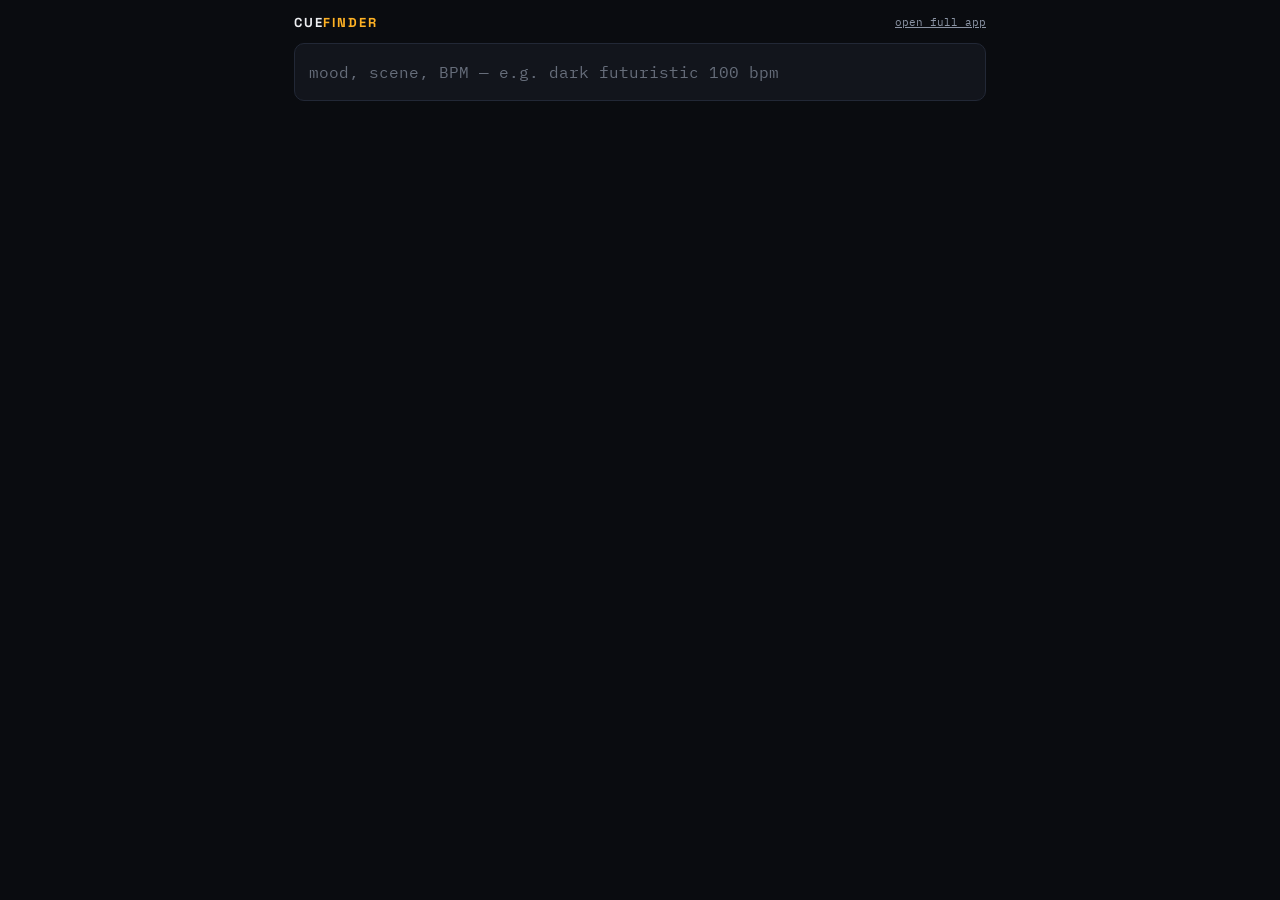
<file: embed.html>
<!DOCTYPE html>
<html lang="en">
<head>
<meta charset="UTF-8">
<meta name="viewport" content="width=device-width, initial-scale=1.0">
<title>CueFinder embed</title>
<meta name="description" content="Embeddable CueFinder sync search — That Boy Hi Hat catalog.">
<link rel="preconnect" href="https://fonts.googleapis.com">
<link rel="preconnect" href="https://fonts.gstatic.com" crossorigin>
<link href="https://fonts.googleapis.com/css2?family=Space+Grotesk:wght@500;700&family=IBM+Plex+Mono:wght@400;500;600&display=swap" rel="stylesheet">
<link rel="stylesheet" href="brand/tokens.css">
<link rel="stylesheet" href="styles.css">
<style>
  body { font-size: 14px; }
  .embed-wrap { max-width: 720px; margin: 0 auto; padding: 14px; }
  .embed-head { display: flex; align-items: center; justify-content: space-between; margin-bottom: 10px; }
  .embed-head .wordmark { font-size: 13px; }
  .embed-head a { font-family: var(--font-mono); font-size: 11px; color: var(--mut); }
  .empty { display: none; }
</style>
</head>
<body>
<div class="embed-wrap">
  <div class="embed-head">
    <span class="wordmark">CUE<em>FINDER</em></span>
    <a href="./" target="_blank" rel="noopener">open full app</a>
  </div>
  <div class="bar" id="bar">
    <input id="q" type="text" autocomplete="off" spellcheck="false"
      role="combobox" aria-expanded="true" aria-controls="rows"
      aria-label="Search the catalog" placeholder="mood, scene, BPM — e.g. dark futuristic 100 bpm">
  </div>
  <div class="status"><span id="count" aria-live="polite"></span></div>
  <ul class="rows" id="rows" role="listbox" aria-label="Search results"></ul>
</div>
<script src="catalog.js"></script>
<script src="engine.js"></script>
<script>
/* CueFinder embed — zero-dependency, same engine as the full app. */
(function () {
  "use strict";
  var tracks = window.CUEFINDER.catalog.tracks;
  var ENG = window.CUEFINDER_ENGINE;
  var INDEX = ENG.buildIndex(tracks);
  var $ = function (id) { return document.getElementById(id); };
  var q = $("q"), rows = $("rows"), count = $("count");

  function esc(s) { return String(s).replace(/&/g, "&amp;").replace(/</g, "&lt;").replace(/>/g, "&gt;"); }

  function run() {
    var query = q.value.trim();
    var res = query ? ENG.search(tracks, query, {}, INDEX) : { results: [], ms: 0 };
    var n = res.results.length;
    count.innerHTML = query ? '<span class="n">' + n + "</span> licensable match" + (n === 1 ? "" : "es") : "";
    rows.innerHTML = res.results.slice(0, 8).map(function (r, i) {
      var t = r.track, a = t.audio;
      return '<li class="row" role="option" aria-selected="false">' +
        '<span class="r-idx">' + (i + 1) + "</span>" +
        '<div class="r-main"><div class="r-line1">' +
        '<span class="r-title">' + esc(t.title) + "</span>" +
        '<span class="r-rights">DIRECT CLEARANCE</span>' +
        '<span class="r-meta">' + a.bpm.value + " BPM est.</span>" +
        '</div><div class="r-expl">' + esc(r.matched.join(" + ")) +
        (r.missed.length ? ' <s>' + r.missed.map(esc).join("</s> <s>") + "</s>" : "") +
        "</div></div>" +
        '<a class="r-sim" href="' + t.spotify_url + '" target="_blank" rel="noopener">spotify</a></li>';
    }).join("");
  }
  var t = null;
  q.addEventListener("input", function () { clearTimeout(t); t = setTimeout(run, 32); });

  // ?q= preset
  var m = location.search.match(/[?&]q=([^&]+)/);
  if (m) { q.value = decodeURIComponent(m[1].replace(/\+/g, " ")); run(); }
})();
</script>
</body>
</html>
</file>
<file: brand/tokens.css>
/* CueFinder brand tokens — palette, type, motion. (BRAND.md, unchanged by design upgrades.)
   Consumed by index.html, embed.html, and any surface under /brand/. */
:root {
  /* palette — "2AM at the supervisor's desk" */
  --bg: #0A0C10;
  --panel: #12151C;
  --line: #222836;
  --hairline: #1C212B;
  --amber: #FFB224;
  --green: #3DFF88;
  --red: #FF5C5C;
  --ink: #EDEFF2;
  --mut: #8A93A3;

  /* typography */
  --font-brand: "Space Grotesk", system-ui, sans-serif;
  --font-mono: "IBM Plex Mono", ui-monospace, SFMono-Regular, Menlo, monospace;
  --font-body: system-ui, -apple-system, "Segoe UI", Roboto, sans-serif;

  /* motion */
  --ease-out: cubic-bezier(0.23, 1, 0.32, 1);
  --ease-in-out: cubic-bezier(0.77, 0, 0.175, 1);
}
</file>
<file: styles.css>
/* CueFinder — dense command-palette surface.
 * Design contract: DESIGN-UPGRADE.md. Palette + type live in brand/tokens.css. */

* { box-sizing: border-box; }
html { background: var(--bg); }
body {
  margin: 0; background: var(--bg); color: var(--ink);
  font-family: var(--font-body); font-size: 15px; line-height: 1.45;
  -webkit-font-smoothing: antialiased;
}
code, .mono { font-family: var(--font-mono); }
a { color: var(--amber); }
:focus-visible { outline: 2px solid var(--amber); outline-offset: 2px; }

.skip {
  position: absolute; left: -9999px; top: 0; background: var(--amber); color: #000;
  font-family: var(--font-mono); font-size: 13px; padding: 8px 12px; z-index: 99;
}
.skip:focus { left: 8px; top: 8px; }

/* ---- top bar ---- */
.top {
  display: flex; align-items: center; justify-content: space-between;
  padding: 14px 22px; border-bottom: 1px solid var(--hairline);
}
.brandline { display: flex; align-items: center; gap: 10px; }
.brandline img { display: block; }
.wordmark { font-family: var(--font-brand); font-weight: 700; letter-spacing: .14em; font-size: 15px; }
.wordmark em { font-style: normal; color: var(--amber); }
.top-right { display: flex; align-items: center; gap: 12px; }
.timing {
  font-family: var(--font-mono); font-size: 12px; color: var(--mut);
  border: 1px solid var(--hairline); border-radius: 4px; padding: 4px 9px;
  background: var(--panel); white-space: nowrap;
}
.tbtn {
  font-family: var(--font-mono); font-size: 12px; color: var(--ink);
  background: var(--panel); border: 1px solid var(--line); border-radius: 4px;
  padding: 6px 12px; cursor: pointer;
}
.tbtn:hover { border-color: var(--amber); color: var(--amber); }

/* ---- deck / palette ---- */
.deck { display: flex; justify-content: center; padding: 30px 18px 60px; }
.palette { width: 100%; max-width: 880px; }

.bar {
  display: flex; align-items: center; gap: 8px;
  background: var(--panel); border: 1px solid var(--line); border-radius: 10px;
  padding: 6px 10px; min-height: 58px;
}
.bar:focus-within { border-color: var(--amber); }
.bar input {
  flex: 1; min-width: 0; background: transparent; border: 0; outline: 0;
  color: var(--ink); font-family: var(--font-mono); font-size: 16px; padding: 10px 4px;
}
.bar input::placeholder { color: var(--mut); opacity: .7; }
kbd.hint {
  font-family: var(--font-mono); font-size: 12px; color: var(--mut);
  border: 1px solid var(--line); border-radius: 4px; padding: 3px 8px; background: var(--bg);
  user-select: none;
}

.fchips { display: flex; gap: 6px; flex-wrap: wrap; }
.fchip {
  font-family: var(--font-mono); font-size: 11.5px; color: var(--amber);
  border: 1px solid var(--amber); border-radius: 20px; padding: 4px 10px;
  background: transparent; cursor: pointer; white-space: nowrap;
}
.fchip:hover { background: rgba(255,178,36,.12); }

/* ---- refinements breadcrumb ---- */
.refine { display: flex; gap: 6px; flex-wrap: wrap; margin-top: 10px; }
.rchip {
  font-family: var(--font-mono); font-size: 12px; color: var(--green);
  border: 1px dashed var(--green); border-radius: 4px; padding: 4px 8px;
  background: transparent; cursor: pointer;
}
.rchip::after { content: " \2715"; color: var(--mut); }
.rchip:hover::after { color: var(--red); }

/* ---- status line: count + copy link (competitive edges 4 & 6) ---- */
.status {
  display: flex; align-items: center; justify-content: space-between;
  margin-top: 12px; padding: 0 2px;
}
#count { font-family: var(--font-mono); font-size: 13px; color: var(--ink); }
#count .n { color: var(--green); font-weight: 600; }
.status-right { display: flex; gap: 8px; }
.linkbtn {
  font-family: var(--font-mono); font-size: 12px; color: var(--mut);
  background: transparent; border: 1px solid var(--line); border-radius: 4px;
  padding: 5px 10px; cursor: pointer;
}
.linkbtn:hover { color: var(--amber); border-color: var(--amber); }

/* ---- empty state: warming-up crosshair + scanline ---- */
.empty { text-align: center; padding: 44px 20px 30px; }
.warm { position: relative; display: inline-block; margin-bottom: 14px; }
.warm img { display: block; animation: warmspin 9s linear infinite; }
.warm .scanline {
  position: absolute; left: -8px; right: -8px; top: 0; height: 2px;
  background: var(--amber); opacity: .55; box-shadow: 0 0 12px var(--amber);
  animation: scan 2.6s ease-in-out infinite;
}
@keyframes scan { 0%,100% { top: 0; } 50% { top: calc(100% - 2px); } }
@keyframes warmspin { to { transform: rotate(360deg); } }
.warm-label { font-family: var(--font-mono); font-size: 12.5px; color: var(--mut); margin: 0 0 18px; }
.grammar code {
  font-size: 12.5px; color: var(--amber); background: var(--panel);
  border: 1px solid var(--hairline); border-radius: 4px; padding: 3px 8px; margin: 2px; display: inline-block;
}
.grammar p { margin: 6px 0; }
.g-sub { font-family: var(--font-mono); font-size: 12px; color: var(--mut); }
.g-sub code { color: var(--green); }
.examples, .recents { margin-top: 16px; display: flex; gap: 8px; flex-wrap: wrap; justify-content: center; }
.exchip, .recchip {
  font-family: var(--font-mono); font-size: 12.5px; color: var(--ink);
  background: var(--panel); border: 1px solid var(--line); border-radius: 20px;
  padding: 7px 14px; cursor: pointer;
}
.exchip:hover, .recchip:hover { border-color: var(--amber); color: var(--amber); }
.recents-label { width: 100%; font-family: var(--font-mono); font-size: 11px; color: var(--mut); letter-spacing: .1em; }

/* ---- dense result rows (~64px, ten visible at 1440×900) ---- */
.rows { list-style: none; margin: 14px 0 0; padding: 0; }
.row {
  display: flex; align-items: center; gap: 12px;
  min-height: 64px; padding: 8px 12px;
  border: 1px solid var(--hairline); border-radius: 8px; background: var(--panel);
  margin-bottom: 6px; cursor: pointer;
}
.row:hover { border-color: var(--line); }
.row[aria-selected="true"] { border-color: var(--amber); background: #161a22; }
.r-idx {
  font-family: var(--font-mono); font-size: 12px; color: var(--mut);
  width: 20px; text-align: right; flex: none;
}
.r-wave { flex: none; display: block; }
.r-main { flex: 1; min-width: 0; }
.r-line1 { display: flex; align-items: baseline; gap: 10px; min-width: 0; }
.r-title {
  font-family: var(--font-brand); font-weight: 700; font-size: 15px; letter-spacing: .01em;
  white-space: nowrap; overflow: hidden; text-overflow: ellipsis;
}
/* competitive edge 3: rights badge = most prominent element after the title */
.r-rights {
  flex: none; font-family: var(--font-mono); font-size: 10.5px; font-weight: 600; letter-spacing: .08em;
  color: #0A0C10; background: var(--amber); border-radius: 3px; padding: 3px 7px;
  white-space: nowrap;
}
.r-meta {
  font-family: var(--font-mono); font-size: 11.5px; color: var(--mut);
  white-space: nowrap; overflow: hidden; text-overflow: ellipsis;
}
/* competitive edge 2: mono explanation line, matched green, missed struck */
.r-expl {
  font-family: var(--font-mono); font-size: 12px; color: var(--green);
  white-space: nowrap; overflow: hidden; text-overflow: ellipsis; margin-top: 3px;
}
.r-expl s { color: var(--mut); text-decoration-color: var(--red); opacity: .85; }
.r-expl .browse { color: var(--mut); }
.r-sim {
  flex: none; font-family: var(--font-mono); font-size: 11px; color: var(--mut);
  background: transparent; border: 1px solid var(--line); border-radius: 4px;
  padding: 5px 9px; cursor: pointer; white-space: nowrap;
}
.r-sim:hover { color: var(--green); border-color: var(--green); }

/* ---- advanced panel ---- */
.adv {
  margin-top: 14px; border: 1px solid var(--hairline); border-radius: 8px;
  background: var(--panel); padding: 16px;
}
.agroup { margin-bottom: 14px; }
.agroup:last-child { margin-bottom: 0; }
.agroup > label { font-family: var(--font-mono); font-size: 12px; color: var(--mut); letter-spacing: .08em; display: block; margin-bottom: 8px; }
.tag { font-size: 10.5px; color: var(--amber); border: 1px solid var(--amber); border-radius: 3px; padding: 1px 5px; }
.moodchips, .scenebtns { display: flex; flex-wrap: wrap; gap: 6px; }
.mchip, .sbtn {
  font-family: var(--font-mono); font-size: 12px; color: var(--mut);
  background: var(--bg); border: 1px solid var(--line); border-radius: 16px;
  padding: 5px 12px; cursor: pointer;
}
.mchip.on { color: #0A0C10; background: var(--green); border-color: var(--green); font-weight: 600; }
.sbtn.on { color: var(--amber); border-color: var(--amber); }
.bpmrow { display: flex; gap: 10px; align-items: center; }
.bpmrow input[type="range"] { flex: 1; accent-color: var(--amber); }
.bpmval { font-family: var(--font-mono); font-size: 12.5px; color: var(--ink); margin-top: 6px; }

/* ---- one-sheet + brief modal ---- */
.sheet {
  position: fixed; inset: 0; background: rgba(4,6,9,.78); z-index: 50;
  display: flex; align-items: center; justify-content: center; padding: 20px;
}
.sheet[hidden] { display: none; }
.sheet-card {
  width: 100%; max-width: 620px; max-height: 88vh; overflow: auto;
  background: var(--panel); border: 1px solid var(--line); border-radius: 12px;
  padding: 26px; position: relative;
}
.sheet-close {
  position: absolute; top: 12px; right: 12px; background: transparent; border: 0;
  color: var(--mut); font-size: 18px; cursor: pointer; padding: 6px;
}
.sheet-close:hover { color: var(--red); }
.sheet-card h2 { font-family: var(--font-brand); margin: 0 0 4px; font-size: 24px; }
.sheet-card h2 .r-rights { font-size: 11px; vertical-align: middle; margin-left: 10px; }
.prov { font-family: var(--font-mono); font-size: 11px; color: var(--mut); margin: 2px 0 14px; }
.prov b { font-weight: 600; }
.prov .v { color: var(--green); } .prov .e { color: var(--amber); } .prov .est { color: var(--amber); }
.sheet-grid { display: grid; grid-template-columns: 1fr 1fr; gap: 10px 18px; margin: 14px 0; }
.sheet-grid dt { font-family: var(--font-mono); font-size: 11px; color: var(--mut); letter-spacing: .08em; }
.sheet-grid dd { margin: 2px 0 0; font-family: var(--font-mono); font-size: 13px; color: var(--ink); }
.sheet-tags { font-family: var(--font-mono); font-size: 12.5px; color: var(--green); margin: 6px 0; }
.sheet-note { font-size: 12.5px; color: var(--mut); border-left: 2px solid var(--line); padding-left: 10px; margin: 12px 0; }
.sheet-actions { display: flex; gap: 10px; margin-top: 16px; flex-wrap: wrap; }
.gobtn, .ghostbtn {
  font-family: var(--font-mono); font-size: 13px; border-radius: 6px; padding: 9px 18px; cursor: pointer;
}
.gobtn { background: var(--amber); color: #0A0C10; border: 0; font-weight: 600; }
.gobtn:hover { filter: brightness(1.08); }
.ghostbtn { background: transparent; color: var(--ink); border: 1px solid var(--line); }
.ghostbtn:hover { border-color: var(--amber); color: var(--amber); }
.wave-cap { font-family: var(--font-mono); font-size: 10.5px; color: var(--mut); margin-top: 4px; }

/* brief mode */
.brief-sub { color: var(--mut); font-size: 13.5px; margin: 0 0 12px; }
#brief-text {
  width: 100%; background: var(--bg); color: var(--ink); border: 1px solid var(--line);
  border-radius: 8px; font-family: var(--font-mono); font-size: 13.5px; padding: 12px; resize: vertical;
}
#brief-text:focus { border-color: var(--amber); outline: none; }
.brief-out { margin-top: 12px; font-family: var(--font-mono); font-size: 12.5px; }
.brief-out .b-mood { color: var(--green); } .brief-out .b-miss { color: var(--mut); }
.brief-actions { margin-top: 12px; display: flex; gap: 10px; }

/* ---- footer ---- */
footer { border-top: 1px solid var(--hairline); padding: 30px 22px 40px; }
.honesty { max-width: 880px; margin: 0 auto; }
.honesty h2 { font-family: var(--font-mono); font-size: 12px; letter-spacing: .12em; color: var(--mut); margin: 0 0 10px; }
.honesty ul { margin: 0; padding-left: 18px; font-size: 13px; color: var(--mut); }
.honesty li { margin-bottom: 6px; }
.honesty code { color: var(--amber); font-size: 12px; }
.machine { font-family: var(--font-mono); font-size: 12.5px; color: var(--mut); margin-top: 14px; }
.fine { text-align: center; font-family: var(--font-mono); font-size: 11.5px; color: var(--mut); margin-top: 22px; }

/* ---- responsive ---- */
@media (max-width: 640px) {
  .r-meta { display: none; }
  .r-sim { display: none; }
  .timing { display: none; }
  .sheet-grid { grid-template-columns: 1fr; }
  .deck { padding: 18px 12px 40px; }
  .store-grid { grid-template-columns: 1fr; }
}

/* ---- supervisor conversion strip: professional instrument, not a pop-up ----
 * Static, quiet, same panel language as the search bar. No animation. */
.sup-strip {
  display: flex; align-items: center; gap: 12px; flex-wrap: wrap;
  margin-top: 12px; padding: 10px 14px;
  background: var(--panel); border: 1px solid var(--hairline); border-radius: 8px;
  font-family: var(--font-mono); font-size: 12.5px; color: var(--mut);
}
.sup-k {
  font-size: 10.5px; font-weight: 600; letter-spacing: .12em; color: var(--amber);
  border: 1px solid var(--amber); border-radius: 3px; padding: 2px 6px; white-space: nowrap;
}
.sup-t { flex: 1 1 200px; }
.sup-cta {
  color: #0A0C10; background: var(--amber); border-radius: 6px;
  font-weight: 600; font-size: 12.5px; padding: 8px 14px; text-decoration: none; white-space: nowrap;
}
.sup-cta:hover { filter: brightness(1.08); }
.sup-cta.ghost {
  background: transparent; color: var(--ink); border: 1px solid var(--line); font-weight: 400;
}
.sup-cta.ghost:hover { border-color: var(--amber); color: var(--amber); filter: none; }

/* ---- footer store card: one tasteful product panel ---- */
.store-card {
  max-width: 880px; margin: 26px auto 0; padding: 20px;
  background: var(--panel); border: 1px solid var(--hairline); border-radius: 10px;
}
.store-card h2 {
  font-family: var(--font-mono); font-size: 12px; letter-spacing: .12em; color: var(--mut); margin: 0 0 14px;
}
.store-grid { display: grid; grid-template-columns: 1fr 1fr; gap: 14px; }
.store-item {
  border: 1px solid var(--line); border-radius: 8px; padding: 16px;
  background: var(--bg); display: flex; flex-direction: column;
}
.store-item h3 { font-family: var(--font-brand); font-size: 16px; margin: 0 0 8px; color: var(--ink); }
.store-item .price { font-family: var(--font-mono); color: var(--green); font-size: 14px; margin-left: 8px; }
.store-item p { font-size: 13px; color: var(--mut); margin: 0 0 14px; flex: 1; }
.store-item p em { font-style: normal; color: var(--amber); }
.store-note { font-family: var(--font-mono); font-size: 12px; color: var(--mut); margin: 14px 0 0; }

/* anchors used as action buttons */
.sheet-actions a.gobtn, .sheet-actions a.ghostbtn,
.store-item a.ghostbtn { display: inline-block; text-decoration: none; }
.store-item a.ghostbtn { align-self: flex-start; }

/* ---- reduced motion: every animation off ---- */
@media (prefers-reduced-motion: reduce) {
  *, *::before, *::after { animation: none !important; transition: none !important; }
}
</file>
<file: app/brand/tokens.css>
/* CueFinder brand tokens — palette, type, motion. (BRAND.md, unchanged by design upgrades.)
   Consumed by index.html, embed.html, and any surface under /brand/. */
:root {
  /* palette — "2AM at the supervisor's desk" */
  --bg: #0A0C10;
  --panel: #12151C;
  --line: #222836;
  --hairline: #1C212B;
  --amber: #FFB224;
  --green: #3DFF88;
  --red: #FF5C5C;
  --ink: #EDEFF2;
  --mut: #8A93A3;

  /* typography */
  --font-brand: "Space Grotesk", system-ui, sans-serif;
  --font-mono: "IBM Plex Mono", ui-monospace, SFMono-Regular, Menlo, monospace;
  --font-body: system-ui, -apple-system, "Segoe UI", Roboto, sans-serif;

  /* motion */
  --ease-out: cubic-bezier(0.23, 1, 0.32, 1);
  --ease-in-out: cubic-bezier(0.77, 0, 0.175, 1);
}
</file>
<file: app/styles.css>
/* CueFinder — dense command-palette surface.
 * Design contract: DESIGN-UPGRADE.md. Palette + type live in brand/tokens.css. */

* { box-sizing: border-box; }
html { background: var(--bg); }
body {
  margin: 0; background: var(--bg); color: var(--ink);
  font-family: var(--font-body); font-size: 15px; line-height: 1.45;
  -webkit-font-smoothing: antialiased;
}
code, .mono { font-family: var(--font-mono); }
a { color: var(--amber); }
:focus-visible { outline: 2px solid var(--amber); outline-offset: 2px; }

.skip {
  position: absolute; left: -9999px; top: 0; background: var(--amber); color: #000;
  font-family: var(--font-mono); font-size: 13px; padding: 8px 12px; z-index: 99;
}
.skip:focus { left: 8px; top: 8px; }

/* ---- top bar ---- */
.top {
  display: flex; align-items: center; justify-content: space-between;
  padding: 14px 22px; border-bottom: 1px solid var(--hairline);
}
.brandline { display: flex; align-items: center; gap: 10px; }
.brandline img { display: block; }
.wordmark { font-family: var(--font-brand); font-weight: 700; letter-spacing: .14em; font-size: 15px; }
.wordmark em { font-style: normal; color: var(--amber); }
.top-right { display: flex; align-items: center; gap: 12px; }
.timing {
  font-family: var(--font-mono); font-size: 12px; color: var(--mut);
  border: 1px solid var(--hairline); border-radius: 4px; padding: 4px 9px;
  background: var(--panel); white-space: nowrap;
}
.tbtn {
  font-family: var(--font-mono); font-size: 12px; color: var(--ink);
  background: var(--panel); border: 1px solid var(--line); border-radius: 4px;
  padding: 6px 12px; cursor: pointer;
}
.tbtn:hover { border-color: var(--amber); color: var(--amber); }

/* ---- deck / palette ---- */
.deck { display: flex; justify-content: center; padding: 30px 18px 60px; }
.palette { width: 100%; max-width: 880px; }

.bar {
  display: flex; align-items: center; gap: 8px;
  background: var(--panel); border: 1px solid var(--line); border-radius: 10px;
  padding: 6px 10px; min-height: 58px;
}
.bar:focus-within { border-color: var(--amber); }
.bar input {
  flex: 1; min-width: 0; background: transparent; border: 0; outline: 0;
  color: var(--ink); font-family: var(--font-mono); font-size: 16px; padding: 10px 4px;
}
.bar input::placeholder { color: var(--mut); opacity: .7; }
kbd.hint {
  font-family: var(--font-mono); font-size: 12px; color: var(--mut);
  border: 1px solid var(--line); border-radius: 4px; padding: 3px 8px; background: var(--bg);
  user-select: none;
}

.fchips { display: flex; gap: 6px; flex-wrap: wrap; }
.fchip {
  font-family: var(--font-mono); font-size: 11.5px; color: var(--amber);
  border: 1px solid var(--amber); border-radius: 20px; padding: 4px 10px;
  background: transparent; cursor: pointer; white-space: nowrap;
}
.fchip:hover { background: rgba(255,178,36,.12); }

/* ---- refinements breadcrumb ---- */
.refine { display: flex; gap: 6px; flex-wrap: wrap; margin-top: 10px; }
.rchip {
  font-family: var(--font-mono); font-size: 12px; color: var(--green);
  border: 1px dashed var(--green); border-radius: 4px; padding: 4px 8px;
  background: transparent; cursor: pointer;
}
.rchip::after { content: " \2715"; color: var(--mut); }
.rchip:hover::after { color: var(--red); }

/* ---- status line: count + copy link (competitive edges 4 & 6) ---- */
.status {
  display: flex; align-items: center; justify-content: space-between;
  margin-top: 12px; padding: 0 2px;
}
#count { font-family: var(--font-mono); font-size: 13px; color: var(--ink); }
#count .n { color: var(--green); font-weight: 600; }
.status-right { display: flex; gap: 8px; }
.linkbtn {
  font-family: var(--font-mono); font-size: 12px; color: var(--mut);
  background: transparent; border: 1px solid var(--line); border-radius: 4px;
  padding: 5px 10px; cursor: pointer;
}
.linkbtn:hover { color: var(--amber); border-color: var(--amber); }

/* ---- empty state: warming-up crosshair + scanline ---- */
.empty { text-align: center; padding: 44px 20px 30px; }
.warm { position: relative; display: inline-block; margin-bottom: 14px; }
.warm img { display: block; animation: warmspin 9s linear infinite; }
.warm .scanline {
  position: absolute; left: -8px; right: -8px; top: 0; height: 2px;
  background: var(--amber); opacity: .55; box-shadow: 0 0 12px var(--amber);
  animation: scan 2.6s ease-in-out infinite;
}
@keyframes scan { 0%,100% { top: 0; } 50% { top: calc(100% - 2px); } }
@keyframes warmspin { to { transform: rotate(360deg); } }
.warm-label { font-family: var(--font-mono); font-size: 12.5px; color: var(--mut); margin: 0 0 18px; }
.grammar code {
  font-size: 12.5px; color: var(--amber); background: var(--panel);
  border: 1px solid var(--hairline); border-radius: 4px; padding: 3px 8px; margin: 2px; display: inline-block;
}
.grammar p { margin: 6px 0; }
.g-sub { font-family: var(--font-mono); font-size: 12px; color: var(--mut); }
.g-sub code { color: var(--green); }
.examples, .recents { margin-top: 16px; display: flex; gap: 8px; flex-wrap: wrap; justify-content: center; }
.exchip, .recchip {
  font-family: var(--font-mono); font-size: 12.5px; color: var(--ink);
  background: var(--panel); border: 1px solid var(--line); border-radius: 20px;
  padding: 7px 14px; cursor: pointer;
}
.exchip:hover, .recchip:hover { border-color: var(--amber); color: var(--amber); }
.recents-label { width: 100%; font-family: var(--font-mono); font-size: 11px; color: var(--mut); letter-spacing: .1em; }

/* ---- dense result rows (~64px, ten visible at 1440×900) ---- */
.rows { list-style: none; margin: 14px 0 0; padding: 0; }
.row {
  display: flex; align-items: center; gap: 12px;
  min-height: 64px; padding: 8px 12px;
  border: 1px solid var(--hairline); border-radius: 8px; background: var(--panel);
  margin-bottom: 6px; cursor: pointer;
}
.row:hover { border-color: var(--line); }
.row[aria-selected="true"] { border-color: var(--amber); background: #161a22; }
.r-idx {
  font-family: var(--font-mono); font-size: 12px; color: var(--mut);
  width: 20px; text-align: right; flex: none;
}
.r-wave { flex: none; display: block; }
.r-main { flex: 1; min-width: 0; }
.r-line1 { display: flex; align-items: baseline; gap: 10px; min-width: 0; }
.r-title {
  font-family: var(--font-brand); font-weight: 700; font-size: 15px; letter-spacing: .01em;
  white-space: nowrap; overflow: hidden; text-overflow: ellipsis;
}
/* competitive edge 3: rights badge = most prominent element after the title */
.r-rights {
  flex: none; font-family: var(--font-mono); font-size: 10.5px; font-weight: 600; letter-spacing: .08em;
  color: #0A0C10; background: var(--amber); border-radius: 3px; padding: 3px 7px;
  white-space: nowrap;
}
.r-meta {
  font-family: var(--font-mono); font-size: 11.5px; color: var(--mut);
  white-space: nowrap; overflow: hidden; text-overflow: ellipsis;
}
/* competitive edge 2: mono explanation line, matched green, missed struck */
.r-expl {
  font-family: var(--font-mono); font-size: 12px; color: var(--green);
  white-space: nowrap; overflow: hidden; text-overflow: ellipsis; margin-top: 3px;
}
.r-expl s { color: var(--mut); text-decoration-color: var(--red); opacity: .85; }
.r-expl .browse { color: var(--mut); }
.r-sim {
  flex: none; font-family: var(--font-mono); font-size: 11px; color: var(--mut);
  background: transparent; border: 1px solid var(--line); border-radius: 4px;
  padding: 5px 9px; cursor: pointer; white-space: nowrap;
}
.r-sim:hover { color: var(--green); border-color: var(--green); }

/* ---- advanced panel ---- */
.adv {
  margin-top: 14px; border: 1px solid var(--hairline); border-radius: 8px;
  background: var(--panel); padding: 16px;
}
.agroup { margin-bottom: 14px; }
.agroup:last-child { margin-bottom: 0; }
.agroup > label { font-family: var(--font-mono); font-size: 12px; color: var(--mut); letter-spacing: .08em; display: block; margin-bottom: 8px; }
.tag { font-size: 10.5px; color: var(--amber); border: 1px solid var(--amber); border-radius: 3px; padding: 1px 5px; }
.moodchips, .scenebtns { display: flex; flex-wrap: wrap; gap: 6px; }
.mchip, .sbtn {
  font-family: var(--font-mono); font-size: 12px; color: var(--mut);
  background: var(--bg); border: 1px solid var(--line); border-radius: 16px;
  padding: 5px 12px; cursor: pointer;
}
.mchip.on { color: #0A0C10; background: var(--green); border-color: var(--green); font-weight: 600; }
.sbtn.on { color: var(--amber); border-color: var(--amber); }
.bpmrow { display: flex; gap: 10px; align-items: center; }
.bpmrow input[type="range"] { flex: 1; accent-color: var(--amber); }
.bpmval { font-family: var(--font-mono); font-size: 12.5px; color: var(--ink); margin-top: 6px; }

/* ---- one-sheet + brief modal ---- */
.sheet {
  position: fixed; inset: 0; background: rgba(4,6,9,.78); z-index: 50;
  display: flex; align-items: center; justify-content: center; padding: 20px;
}
.sheet[hidden] { display: none; }
.sheet-card {
  width: 100%; max-width: 620px; max-height: 88vh; overflow: auto;
  background: var(--panel); border: 1px solid var(--line); border-radius: 12px;
  padding: 26px; position: relative;
}
.sheet-close {
  position: absolute; top: 12px; right: 12px; background: transparent; border: 0;
  color: var(--mut); font-size: 18px; cursor: pointer; padding: 6px;
}
.sheet-close:hover { color: var(--red); }
.sheet-card h2 { font-family: var(--font-brand); margin: 0 0 4px; font-size: 24px; }
.sheet-card h2 .r-rights { font-size: 11px; vertical-align: middle; margin-left: 10px; }
.prov { font-family: var(--font-mono); font-size: 11px; color: var(--mut); margin: 2px 0 14px; }
.prov b { font-weight: 600; }
.prov .v { color: var(--green); } .prov .e { color: var(--amber); } .prov .est { color: var(--amber); }
.sheet-grid { display: grid; grid-template-columns: 1fr 1fr; gap: 10px 18px; margin: 14px 0; }
.sheet-grid dt { font-family: var(--font-mono); font-size: 11px; color: var(--mut); letter-spacing: .08em; }
.sheet-grid dd { margin: 2px 0 0; font-family: var(--font-mono); font-size: 13px; color: var(--ink); }
.sheet-tags { font-family: var(--font-mono); font-size: 12.5px; color: var(--green); margin: 6px 0; }
.sheet-note { font-size: 12.5px; color: var(--mut); border-left: 2px solid var(--line); padding-left: 10px; margin: 12px 0; }
.sheet-actions { display: flex; gap: 10px; margin-top: 16px; flex-wrap: wrap; }
.gobtn, .ghostbtn {
  font-family: var(--font-mono); font-size: 13px; border-radius: 6px; padding: 9px 18px; cursor: pointer;
}
.gobtn { background: var(--amber); color: #0A0C10; border: 0; font-weight: 600; }
.gobtn:hover { filter: brightness(1.08); }
.ghostbtn { background: transparent; color: var(--ink); border: 1px solid var(--line); }
.ghostbtn:hover { border-color: var(--amber); color: var(--amber); }
.wave-cap { font-family: var(--font-mono); font-size: 10.5px; color: var(--mut); margin-top: 4px; }

/* brief mode */
.brief-sub { color: var(--mut); font-size: 13.5px; margin: 0 0 12px; }
#brief-text {
  width: 100%; background: var(--bg); color: var(--ink); border: 1px solid var(--line);
  border-radius: 8px; font-family: var(--font-mono); font-size: 13.5px; padding: 12px; resize: vertical;
}
#brief-text:focus { border-color: var(--amber); outline: none; }
.brief-out { margin-top: 12px; font-family: var(--font-mono); font-size: 12.5px; }
.brief-out .b-mood { color: var(--green); } .brief-out .b-miss { color: var(--mut); }
.brief-actions { margin-top: 12px; display: flex; gap: 10px; }

/* ---- footer ---- */
footer { border-top: 1px solid var(--hairline); padding: 30px 22px 40px; }
.honesty { max-width: 880px; margin: 0 auto; }
.honesty h2 { font-family: var(--font-mono); font-size: 12px; letter-spacing: .12em; color: var(--mut); margin: 0 0 10px; }
.honesty ul { margin: 0; padding-left: 18px; font-size: 13px; color: var(--mut); }
.honesty li { margin-bottom: 6px; }
.honesty code { color: var(--amber); font-size: 12px; }
.machine { font-family: var(--font-mono); font-size: 12.5px; color: var(--mut); margin-top: 14px; }
.fine { text-align: center; font-family: var(--font-mono); font-size: 11.5px; color: var(--mut); margin-top: 22px; }

/* ---- responsive ---- */
@media (max-width: 640px) {
  .r-meta { display: none; }
  .r-sim { display: none; }
  .timing { display: none; }
  .sheet-grid { grid-template-columns: 1fr; }
  .deck { padding: 18px 12px 40px; }
  .store-grid { grid-template-columns: 1fr; }
}

/* ---- supervisor conversion strip: professional instrument, not a pop-up ----
 * Static, quiet, same panel language as the search bar. No animation. */
.sup-strip {
  display: flex; align-items: center; gap: 12px; flex-wrap: wrap;
  margin-top: 12px; padding: 10px 14px;
  background: var(--panel); border: 1px solid var(--hairline); border-radius: 8px;
  font-family: var(--font-mono); font-size: 12.5px; color: var(--mut);
}
.sup-k {
  font-size: 10.5px; font-weight: 600; letter-spacing: .12em; color: var(--amber);
  border: 1px solid var(--amber); border-radius: 3px; padding: 2px 6px; white-space: nowrap;
}
.sup-t { flex: 1 1 200px; }
.sup-cta {
  color: #0A0C10; background: var(--amber); border-radius: 6px;
  font-weight: 600; font-size: 12.5px; padding: 8px 14px; text-decoration: none; white-space: nowrap;
}
.sup-cta:hover { filter: brightness(1.08); }
.sup-cta.ghost {
  background: transparent; color: var(--ink); border: 1px solid var(--line); font-weight: 400;
}
.sup-cta.ghost:hover { border-color: var(--amber); color: var(--amber); filter: none; }

/* ---- footer store card: one tasteful product panel ---- */
.store-card {
  max-width: 880px; margin: 26px auto 0; padding: 20px;
  background: var(--panel); border: 1px solid var(--hairline); border-radius: 10px;
}
.store-card h2 {
  font-family: var(--font-mono); font-size: 12px; letter-spacing: .12em; color: var(--mut); margin: 0 0 14px;
}
.store-grid { display: grid; grid-template-columns: 1fr 1fr; gap: 14px; }
.store-item {
  border: 1px solid var(--line); border-radius: 8px; padding: 16px;
  background: var(--bg); display: flex; flex-direction: column;
}
.store-item h3 { font-family: var(--font-brand); font-size: 16px; margin: 0 0 8px; color: var(--ink); }
.store-item .price { font-family: var(--font-mono); color: var(--green); font-size: 14px; margin-left: 8px; }
.store-item p { font-size: 13px; color: var(--mut); margin: 0 0 14px; flex: 1; }
.store-item p em { font-style: normal; color: var(--amber); }
.store-note { font-family: var(--font-mono); font-size: 12px; color: var(--mut); margin: 14px 0 0; }

/* anchors used as action buttons */
.sheet-actions a.gobtn, .sheet-actions a.ghostbtn,
.store-item a.ghostbtn { display: inline-block; text-decoration: none; }
.store-item a.ghostbtn { align-self: flex-start; }

/* ---- reduced motion: every animation off ---- */
@media (prefers-reduced-motion: reduce) {
  *, *::before, *::after { animation: none !important; transition: none !important; }
}
</file>
